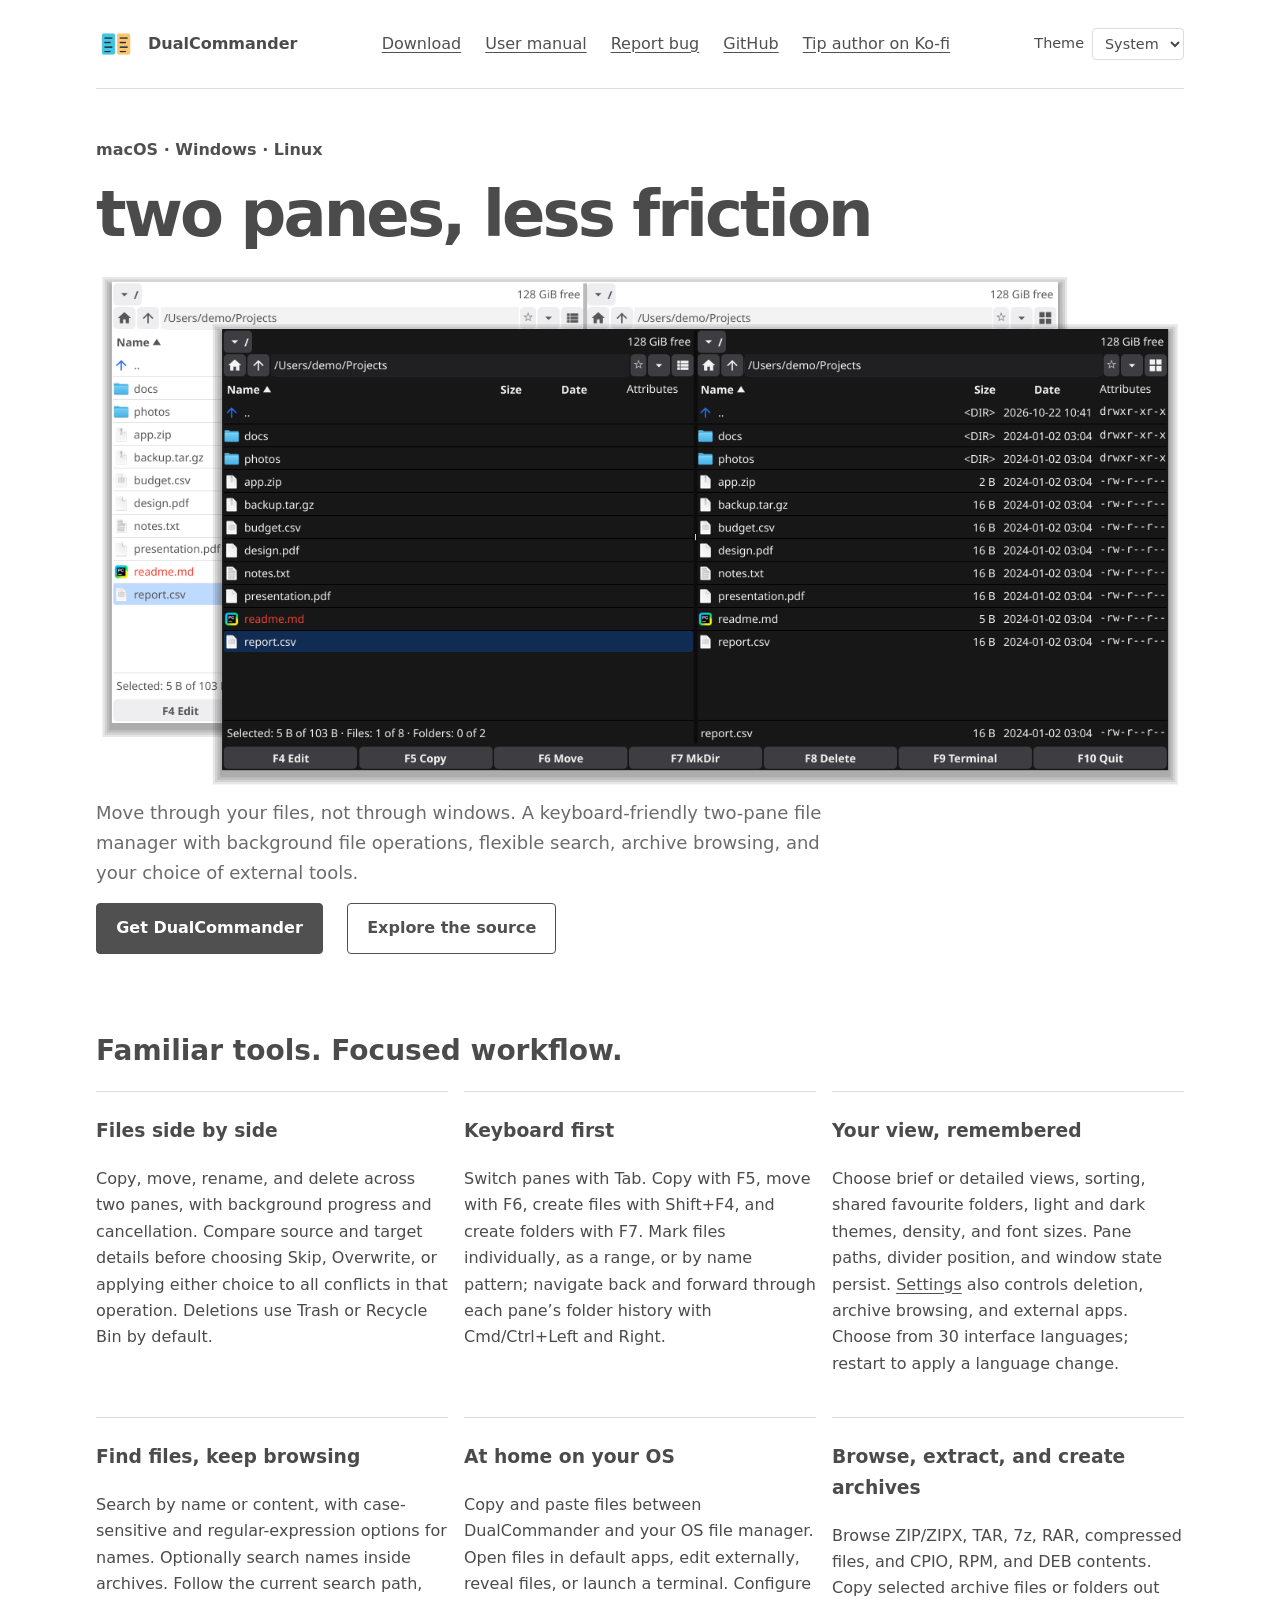
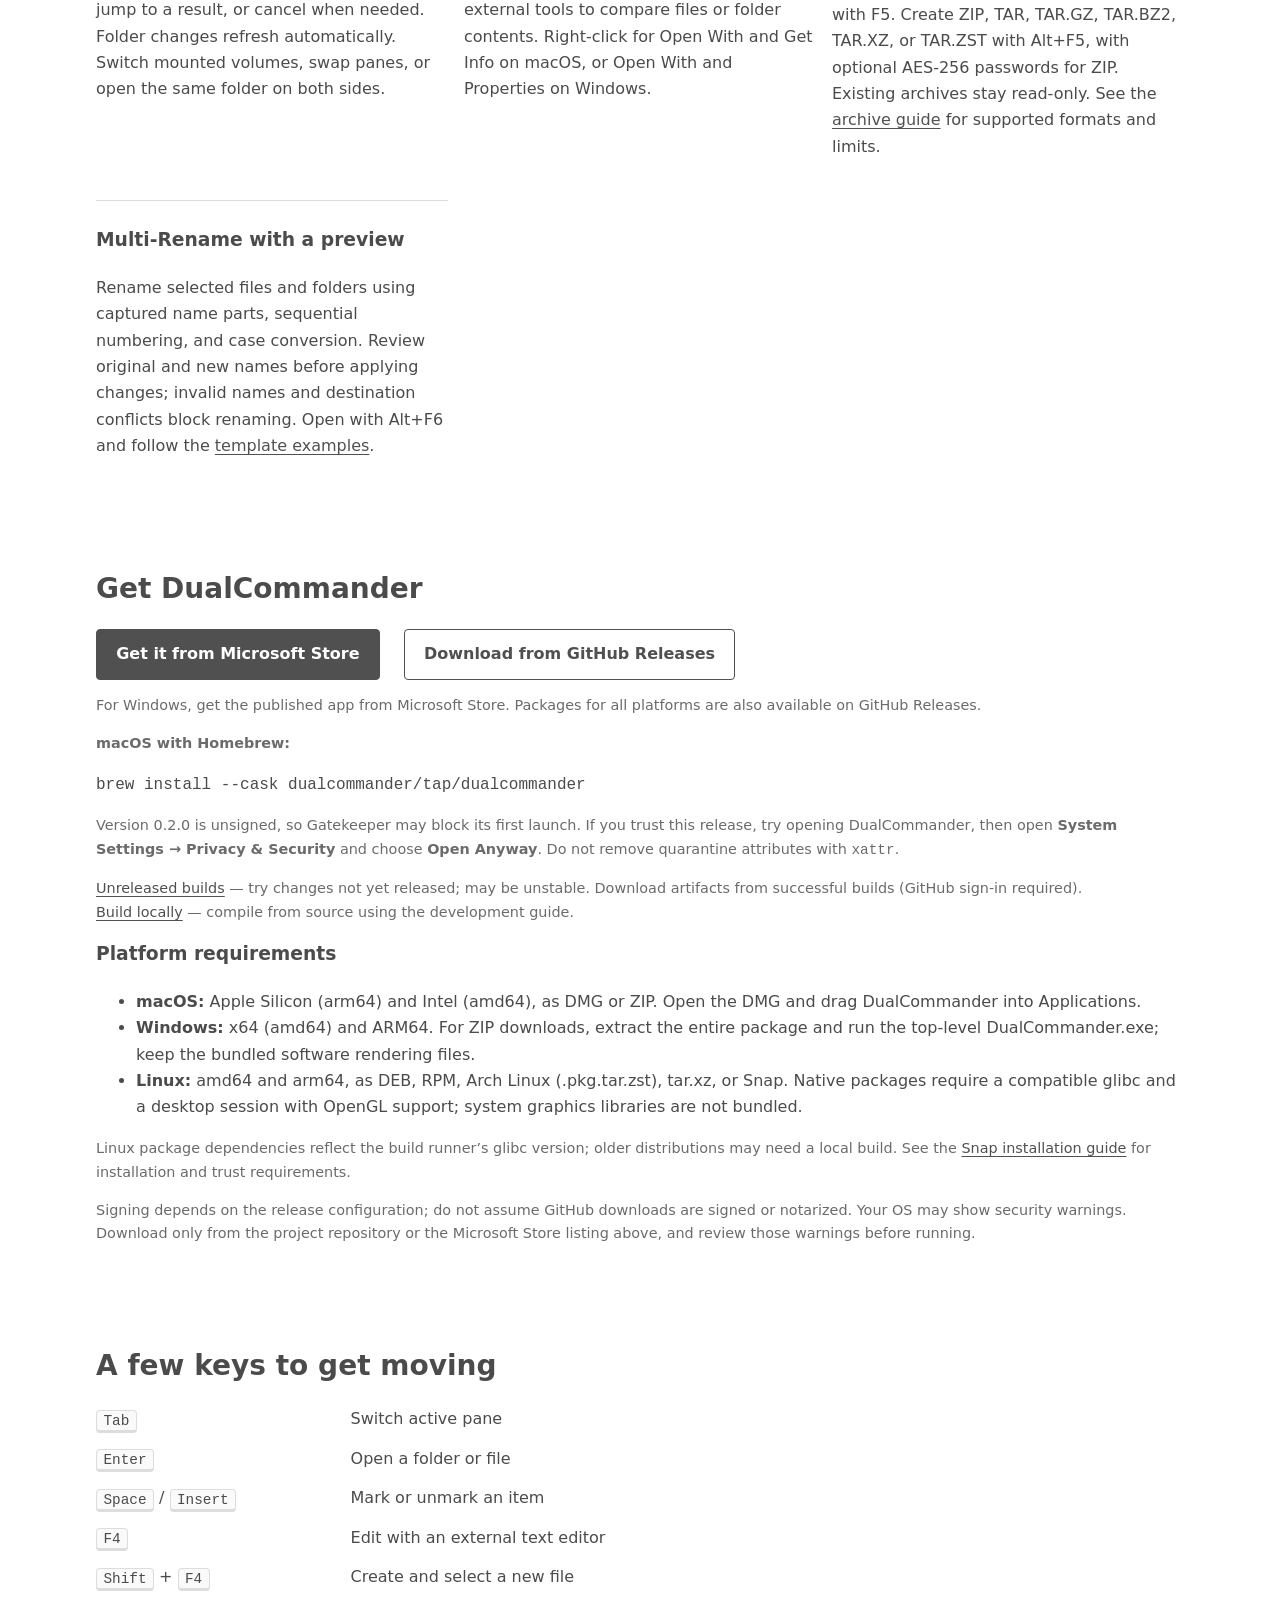
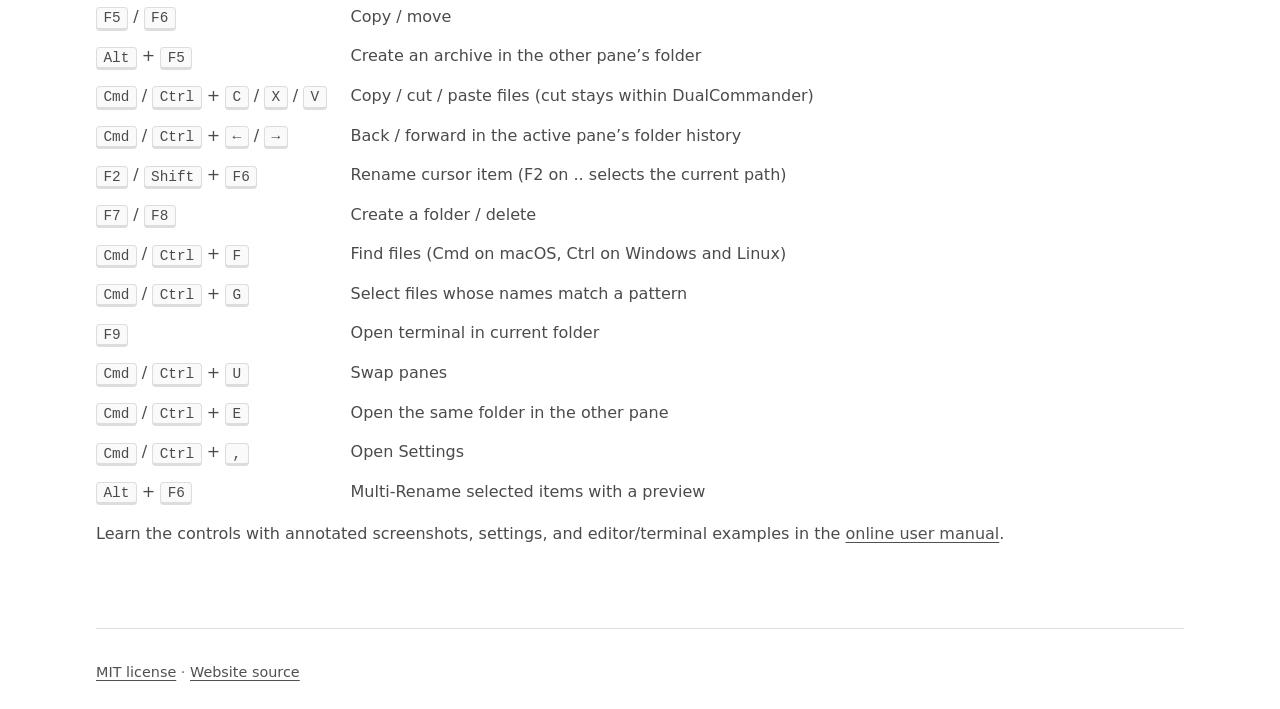
<file: index.html>
<!doctype html>
<html lang="en">
<head>
  <meta charset="utf-8">
  <meta name="viewport" content="width=device-width, initial-scale=1">
  <meta name="description" content="DualCommander is a free, open-source two-pane file manager for macOS, Windows, and Linux. Built with Go and Fyne.">
  <meta name="theme-color" content="#ffffff">
  <link rel="canonical" href="https://dualcommander.github.io/">
  <link rel="icon" type="image/png" href="dualcommander.png">
  <link rel="icon" type="image/x-icon" href="favicon.ico" sizes="16x16 32x32 48x48">
  <link rel="apple-touch-icon" href="apple-touch-icon.png" sizes="180x180">
  <title>DualCommander — two panes, less friction</title>
  <style>
    :root { color-scheme: light; --bg: #fff; --card: #fafafa; --text: #222; --muted: #595959; --accent: #333; --line: #ddd; }
    * { box-sizing: border-box; }
    body { margin: 0; background: var(--bg); color: var(--text); font: 1rem/1.65 system-ui, sans-serif; }
    a { color: var(--accent); text-underline-offset: .2em; }
    a:hover { text-decoration-thickness: .15em; }
    a:focus-visible { outline: 3px solid var(--accent); outline-offset: 5px; }
    .wrap { width: min(68rem, 100% - 3rem); margin: auto; }
    .skip { position: absolute; top: -5rem; padding: .5rem; background: var(--card); }
    .skip:focus { top: .5rem; }
    header, nav, .actions { display: flex; align-items: center; gap: 1.5rem; flex-wrap: wrap; }
    header { padding-block: 1.5rem; justify-content: space-between; border-bottom: 1px solid var(--line); }
    .brand { color: var(--text); font-weight: 750; text-decoration: none; display: inline-flex; gap: .75rem; align-items: center; }
    .brand img { width: 2.5rem; height: 2.5rem; }
    .hero { padding-block: 2rem 1rem; }
    .eyebrow { color: var(--accent); font-weight: 700; }
    h1 { font-size: clamp(2rem, 5.5vw, 4rem); line-height: 1.1; letter-spacing: -.045em; margin: .75rem 0 1rem; }
    h2 { font-size: 1.75rem; line-height: 1.25; }
    h3 { margin-top: 0; }
    .lead { max-width: 46rem; margin: .75rem 0; font-size: 1.125rem; color: var(--muted); }
    .actions { margin-block: 1rem .5rem; }
    .hero .note { margin: .5rem 0 0; }
    .button { display: inline-block; padding: .7rem 1.2rem; border: 1px solid var(--accent); border-radius: .25rem; font-weight: 650; text-decoration: none; }
    .primary { background: var(--accent); color: #fff; }
    .note, footer { color: var(--muted); font-size: .9rem; }
    section { padding-block: 2rem; scroll-margin-top: 1rem; }
    .grid { display: grid; grid-template-columns: repeat(auto-fit, minmax(min(100%, 18rem), 1fr)); gap: 1rem; }
    article { padding: 1.5rem 0; border-top: 1px solid var(--line); }
    article p:last-child { margin-bottom: 0; }
    figure { margin: 0; }
    figure img { display: block; width: 100%; height: auto; }
    figcaption { margin-top: .75rem; color: var(--muted); }
    kbd { border: 1px solid var(--line); border-bottom-width: 3px; border-radius: .25rem; padding: .1rem .4rem; background: var(--card); font-size: .9em; }
    dl { display: grid; grid-template-columns: max-content 1fr; gap: .8rem 1.5rem; }
    dd { margin: 0; }
    footer { margin-top: 2rem; padding-block: 2rem; border-top: 1px solid var(--line); }
    @media (max-width: 36rem) { .hero { padding-top: 1.5rem; } nav { gap: 1rem; } dl { grid-template-columns: 1fr; } dd { margin-bottom: .5rem; } }
  </style>
  <link rel="stylesheet" href="theme.css">
  <script src="theme.js"></script>
</head>
<body>
  <a class="skip" href="#main">Skip to content</a>
  <div class="wrap">
    <header>
      <a class="brand" href="./"><img src="dualcommander.png" alt="" width="40" height="40">DualCommander</a>
      <nav aria-label="Main navigation">
        <a href="#download">Download</a>
        <a href="manual.html">User manual</a>
        <a href="https://github.com/dualcommander/dualcommander/issues/new/choose">Report bug</a>
        <a href="https://github.com/dualcommander/dualcommander">GitHub</a>
        <a href="https://ko-fi.com/butkovic">Tip author on Ko-fi</a>
      </nav>
      <label class="theme-picker" hidden>Theme <select id="theme"><option value="system">System</option><option value="light">Light</option><option value="dark">Dark</option></select></label>
    </header>
    <main id="main">
      <section class="hero" aria-labelledby="title">
        <p class="eyebrow">macOS · Windows · Linux</p>
        <h1 id="title">two panes, less friction</h1>
        <figure id="screenshots">
          <a href="screenshots/dualcommander.png" aria-label="View full-size DualCommander preview"><img src="screenshots/dualcommander.png" alt="Overlapping light and dark DualCommander previews with sample files, brief view left and detailed view right. Folder navigation, free space, selection totals, and function-key actions are visible; native OS title and menu bars are omitted." width="1380" height="660" fetchpriority="high" decoding="async"></a>
        </figure>
        <p class="lead">Move through your files, not through windows. A keyboard-friendly two-pane file manager with background file operations, flexible search, archive browsing, and your choice of external tools.</p>
        <div class="actions">
          <a class="button primary" href="#download">Get DualCommander</a>
          <a class="button" href="https://github.com/dualcommander/dualcommander">Explore the source</a>
        </div>
      </section>
      <section id="features" aria-labelledby="features-title">
        <h2 id="features-title">Familiar tools. Focused workflow.</h2>
        <div class="grid">
          <article><h3>Files side by side</h3><p>Copy, move, rename, and delete across two panes, with background progress and cancellation. Compare source and target details before choosing Skip, Overwrite, or applying either choice to all conflicts in that operation. Deletions use Trash or Recycle Bin by default.</p></article>
          <article><h3>Keyboard first</h3><p>Switch panes with Tab. Copy with F5, move with F6, create files with Shift+F4, and create folders with F7. Mark files individually, as a range, or by name pattern; navigate back and forward through each pane’s folder history with Cmd/Ctrl+Left and Right.</p></article>
          <article><h3>Your view, remembered</h3><p>Choose brief or detailed views, sorting, shared favourite folders, light and dark themes, density, and font sizes. Pane paths, divider position, and window state persist. <a href="manual.html#settings">Settings</a> also controls deletion, archive browsing, and external apps. Choose from 30 interface languages; restart to apply a language change.</p></article>
          <article><h3>Find files, keep browsing</h3><p>Search by name or content, with case-sensitive and regular-expression options for names. Optionally search names inside archives. Follow the current search path, jump to a result, or cancel when needed. Folder changes refresh automatically. Switch mounted volumes, swap panes, or open the same folder on both sides.</p></article>
          <article><h3>At home on your OS</h3><p>Copy and paste files between DualCommander and your OS file manager. Open files in default apps, edit externally, reveal files, or launch a terminal. Configure external tools to compare files or folder contents. Right-click for Open With and Get Info on macOS, or Open With and Properties on Windows.</p></article>
          <article><h3>Browse, extract, and create archives</h3><p>Browse ZIP/ZIPX, TAR, 7z, RAR, compressed files, and CPIO, RPM, and DEB contents. Copy selected archive files or folders out with F5. Create ZIP, TAR, TAR.GZ, TAR.BZ2, TAR.XZ, or TAR.ZST with Alt+F5, with optional AES-256 passwords for ZIP. Existing archives stay read-only. See the <a href="manual.html#archives">archive guide</a> for supported formats and limits.</p></article>
          <article><h3>Multi-Rename with a preview</h3><p>Rename selected files and folders using captured name parts, sequential numbering, and case conversion. Review original and new names before applying changes; invalid names and destination conflicts block renaming. Open with Alt+F6 and follow the <a href="manual.html#multi-rename">template examples</a>.</p></article>
        </div>
      </section>
      <section id="download" aria-labelledby="download-title">
        <h2 id="download-title">Get DualCommander</h2>
        <p class="actions"><a class="button primary" href="https://apps.microsoft.com/detail/9ndgvqnpxvpt">Get it from Microsoft Store</a>
          <a class="button" href="https://github.com/dualcommander/dualcommander/releases">Download from GitHub Releases</a></p>
        <p class="note">For Windows, get the published app from Microsoft Store. Packages for all platforms are also available on GitHub Releases.</p>
        <p class="note"><strong>macOS with Homebrew:</strong></p>
        <pre><code>brew install --cask dualcommander/tap/dualcommander</code></pre>
        <p class="note">Version 0.2.0 is unsigned, so Gatekeeper may block its first launch. If you trust this release, try opening DualCommander, then open <strong>System Settings → Privacy &amp; Security</strong> and choose <strong>Open Anyway</strong>. Do not remove quarantine attributes with <code>xattr</code>.</p>
        <p class="note"><a href="https://github.com/dualcommander/dualcommander/actions/workflows/build.yml">Unreleased builds</a> — try changes not yet released; may be unstable. Download artifacts from successful builds (GitHub sign-in required).<br>
          <a href="https://github.com/dualcommander/dualcommander/blob/main/CONTRIBUTING.md">Build locally</a> — compile from source using the development guide.</p>
        <h3>Platform requirements</h3>
        <ul>
          <li><strong>macOS:</strong> Apple Silicon (arm64) and Intel (amd64), as DMG or ZIP. Open the DMG and drag DualCommander into Applications.</li>
          <li><strong>Windows:</strong> x64 (amd64) and ARM64. For ZIP downloads, extract the entire package and run the top-level DualCommander.exe; keep the bundled software rendering files.</li>
          <li><strong>Linux:</strong> amd64 and arm64, as DEB, RPM, Arch Linux (.pkg.tar.zst), tar.xz, or Snap. Native packages require a compatible glibc and a desktop session with OpenGL support; system graphics libraries are not bundled.</li>
        </ul>
        <p class="note">Linux package dependencies reflect the build runner’s glibc version; older distributions may need a local build. See the <a href="https://github.com/dualcommander/dualcommander/blob/main/CONTRIBUTING.md#snap-installation">Snap installation guide</a> for installation and trust requirements.</p>
        <p class="note">Signing depends on the release configuration; do not assume GitHub downloads are signed or notarized. Your OS may show security warnings. Download only from the project repository or the Microsoft Store listing above, and review those warnings before running.</p>
      </section>
      <section aria-labelledby="keys-title">
        <h2 id="keys-title">A few keys to get moving</h2>
        <dl>
          <dt><kbd>Tab</kbd></dt><dd>Switch active pane</dd>
          <dt><kbd>Enter</kbd></dt><dd>Open a folder or file</dd>
          <dt><kbd>Space</kbd> / <kbd>Insert</kbd></dt><dd>Mark or unmark an item</dd>
          <dt><kbd>F4</kbd></dt><dd>Edit with an external text editor</dd>
          <dt><kbd>Shift</kbd> + <kbd>F4</kbd></dt><dd>Create and select a new file</dd>
          <dt><kbd>F5</kbd> / <kbd>F6</kbd></dt><dd>Copy / move</dd>
          <dt><kbd>Alt</kbd> + <kbd>F5</kbd></dt><dd>Create an archive in the other pane’s folder</dd>
          <dt><kbd>Cmd</kbd> / <kbd>Ctrl</kbd> + <kbd>C</kbd> / <kbd>X</kbd> / <kbd>V</kbd></dt><dd>Copy / cut / paste files (cut stays within DualCommander)</dd>
          <dt><kbd>Cmd</kbd> / <kbd>Ctrl</kbd> + <kbd>←</kbd> / <kbd>→</kbd></dt><dd>Back / forward in the active pane’s folder history</dd>
          <dt><kbd>F2</kbd> / <kbd>Shift</kbd> + <kbd>F6</kbd></dt><dd>Rename cursor item (F2 on .. selects the current path)</dd>
          <dt><kbd>F7</kbd> / <kbd>F8</kbd></dt><dd>Create a folder / delete</dd>
          <dt><kbd>Cmd</kbd> / <kbd>Ctrl</kbd> + <kbd>F</kbd></dt><dd>Find files (Cmd on macOS, Ctrl on Windows and Linux)</dd>
          <dt><kbd>Cmd</kbd> / <kbd>Ctrl</kbd> + <kbd>G</kbd></dt><dd>Select files whose names match a pattern</dd>
          <dt><kbd>F9</kbd></dt><dd>Open terminal in current folder</dd>
          <dt><kbd>Cmd</kbd> / <kbd>Ctrl</kbd> + <kbd>U</kbd></dt><dd>Swap panes</dd>
          <dt><kbd>Cmd</kbd> / <kbd>Ctrl</kbd> + <kbd>E</kbd></dt><dd>Open the same folder in the other pane</dd>
          <dt><kbd>Cmd</kbd> / <kbd>Ctrl</kbd> + <kbd>,</kbd></dt><dd>Open Settings</dd>
          <dt><kbd>Alt</kbd> + <kbd>F6</kbd></dt><dd>Multi-Rename selected items with a preview</dd>
        </dl>
        <p>Learn the controls with annotated screenshots, settings, and editor/terminal examples in the <a href="manual.html">online user manual</a>.</p>
      </section>
    </main>
    <footer><a href="https://github.com/dualcommander/dualcommander/blob/main/LICENSE">MIT license</a> · <a href="https://github.com/dualcommander/dualcommander.github.io">Website source</a></footer>
  </div>
</body>
</html>
</file>
<file: theme.css>
:root { color-scheme: light; --bg: #fff; --card: #fafafa; --text: #4b4b4b; --muted: #6b6b6b; --accent: #505050; --line: #ddd; }
:root[data-theme="dark"] { color-scheme: dark; --bg: #181818; --card: #222; --text: #c4c4c4; --muted: #aaa; --accent: #bfbfbf; --line: #444; }
@media (prefers-color-scheme: dark) {
  :root:not([data-theme="light"]) { color-scheme: dark; --bg: #181818; --card: #222; --text: #c4c4c4; --muted: #aaa; --accent: #bfbfbf; --line: #444; }
}
.theme-picker { display: inline-flex; align-items: center; gap: .5rem; font-size: .9rem; }
.theme-picker[hidden] { display: none; }
.theme-picker select { padding: .35rem .5rem; border: 1px solid var(--line); border-radius: .25rem; background: var(--bg); color: var(--text); font: inherit; }
:focus-visible { outline: 3px solid var(--accent); outline-offset: 4px; }
.primary { color: var(--bg); }
.annotated { background: var(--bg); }
.pin { background: #333; color: #fff; }
@media print {
  :root { color-scheme: light !important; --bg: #fff !important; --card: #fafafa !important; --text: #222 !important; --muted: #595959 !important; --accent: #333 !important; --line: #ddd !important; }
  .theme-picker { display: none; }
}
</file>
